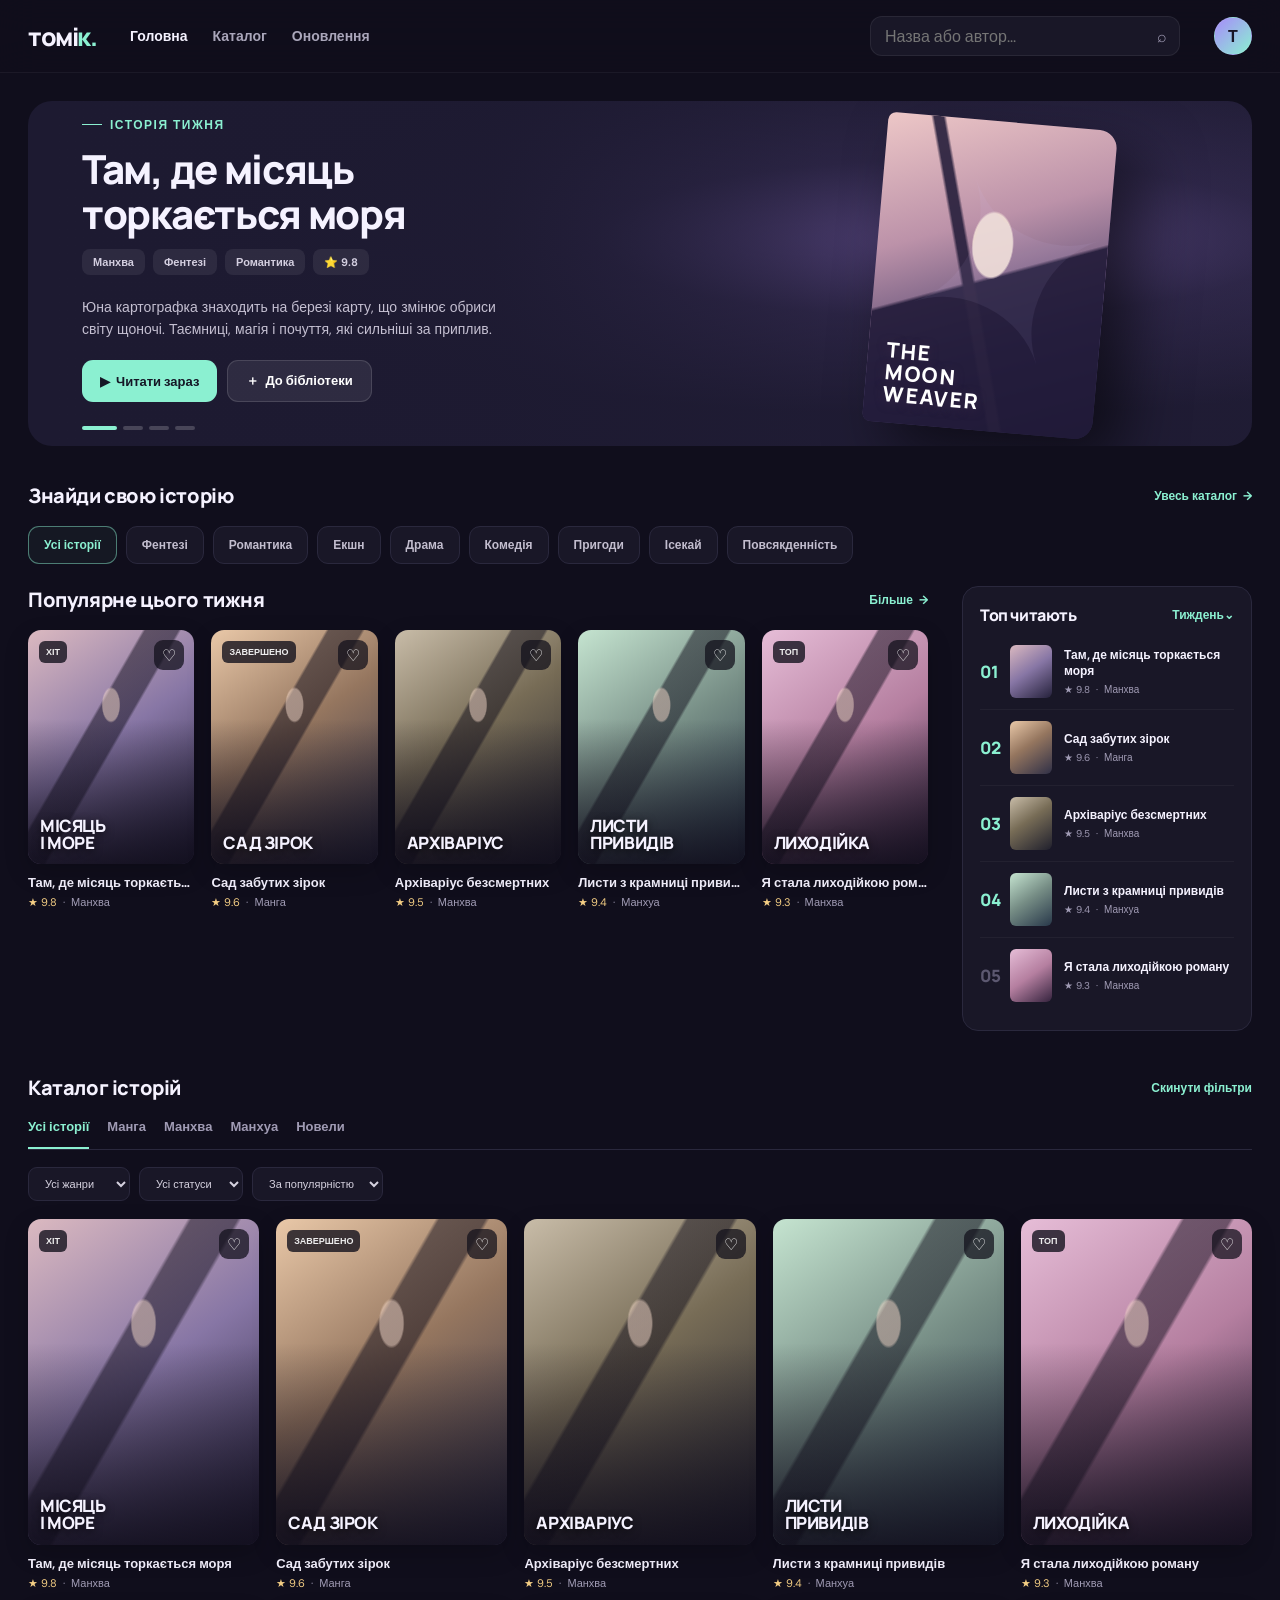
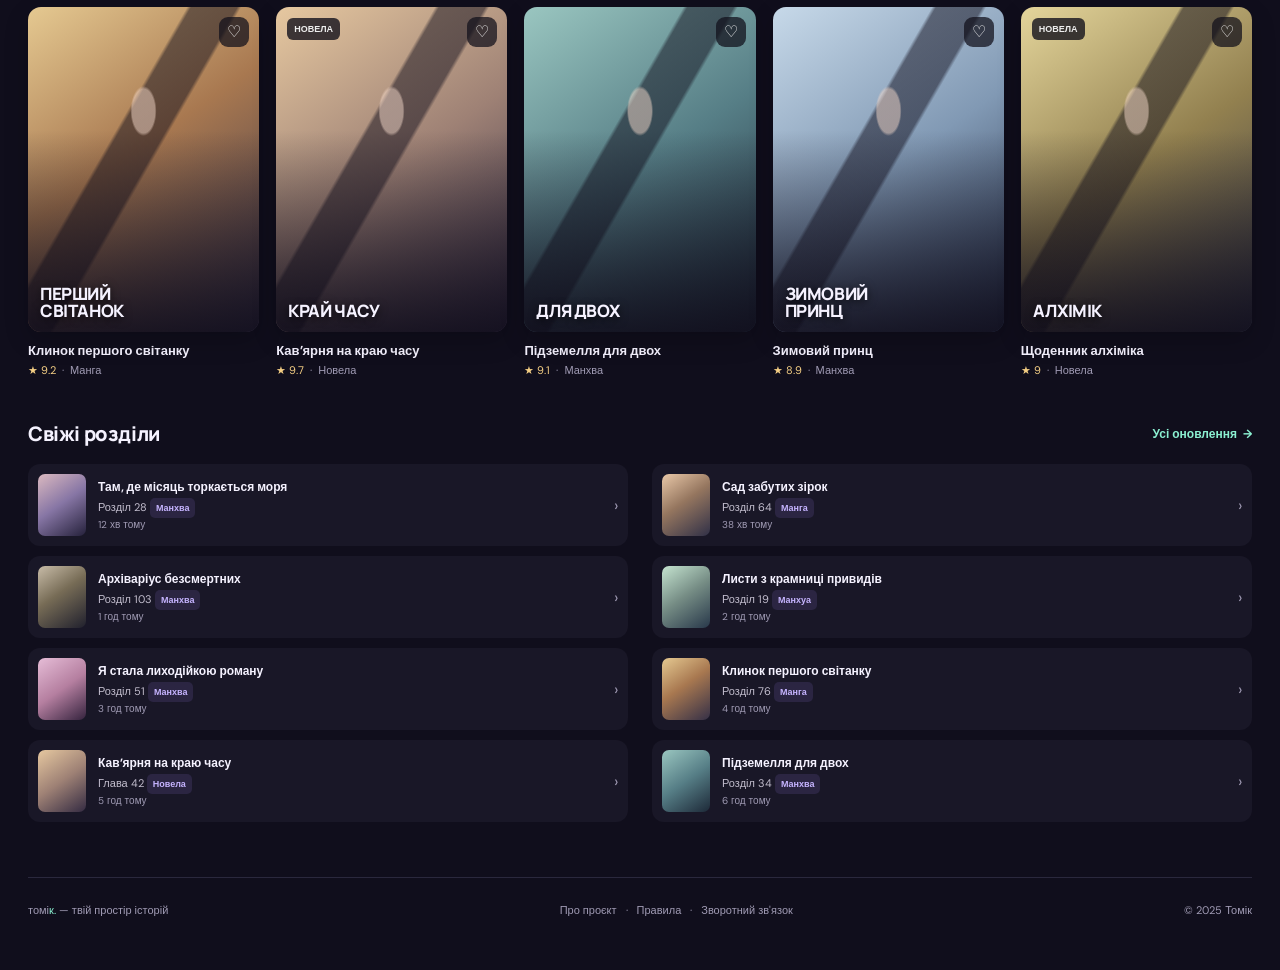
<file: index.html>
<!doctype html>
<html lang="uk">
<head>
<meta charset="utf-8"><meta name="viewport" content="width=device-width,initial-scale=1"><meta name="theme-color" content="#100e1c">
<title>Томік — манга, манхва та новели</title>
<link rel="stylesheet" href="site.css">
</head>
<body>
<header class="top"><nav class="nav"><a class="logo" href="#">томі<em>к.</em></a><div class="links"><a class="active" href="#home">Головна</a><a href="#catalog">Каталог</a><a href="#updates">Оновлення</a></div><label class="search"><input id="search" placeholder="Назва або автор..." autocomplete="off"><span>⌕</span></label><button class="avatar" title="Мій профіль">Т</button></nav></header>
<main class="wrap" id="home">
<section class="hero"><div class="hero-art"></div><div class="hero-copy"><div class="eyebrow"><i></i> Історія тижня</div><h1>Там, де місяць<br>торкається моря</h1><div class="pills"><span class="pill">Манхва</span><span class="pill">Фентезі</span><span class="pill">Романтика</span><span class="pill">⭐ 9.8</span></div><p>Юна картографка знаходить на березі карту, що змінює обриси світу щоночі. Таємниці, магія і почуття, які сильніші за приплив.</p><div class="actions"><button class="btn" onclick="openReader('Там, де місяць торкається моря')">▶&nbsp; Читати зараз</button><button class="btn secondary" onclick="toggleFavorite('Там, де місяць торкається моря')">＋&nbsp; До бібліотеки</button></div><div class="dots"><b></b><b></b><b></b><b></b></div></div></section>
<div class="section-head"><h2>Знайди свою історію</h2><a href="#catalog">Увесь каталог&nbsp; →</a></div><div class="genres" id="genres"></div>
<div class="shelves"><section><div class="section-head"><h2>Популярне цього тижня</h2><a href="#catalog">Більше&nbsp; →</a></div><div class="cards" id="featured"></div></section><aside class="rank-panel"><div class="section-head"><h2>Топ читають</h2><a href="#">Тиждень⌄</a></div><div id="ranking"></div></aside></div>
<section class="catalog" id="catalog"><div class="section-head"><h2>Каталог історій</h2><a href="#" onclick="clearFilters();return false">Скинути фільтри</a></div><div class="tabs"><button class="tab active" data-type="Усі">Усі історії</button><button class="tab" data-type="Манга">Манга</button><button class="tab" data-type="Манхва">Манхва</button><button class="tab" data-type="Манхуа">Манхуа</button><button class="tab" data-type="Новела">Новели</button></div><div class="filters"><select id="genreFilter"><option value="Усі жанри">Усі жанри</option><option>Фентезі</option><option>Романтика</option><option>Екшн</option><option>Драма</option><option>Комедія</option><option>Пригоди</option></select><select id="statusFilter"><option value="Усі статуси">Усі статуси</option><option>Виходить</option><option>Завершено</option><option>Анонс</option></select><select id="sortFilter"><option value="Популярністю">За популярністю</option><option>За рейтингом</option><option>За назвою</option></select></div><div class="cards" id="catalogCards"></div></section>
<section class="catalog" id="updates"><div class="section-head"><h2>Свіжі розділи</h2><a href="#">Усі оновлення&nbsp; →</a></div><div class="updates" id="updatesList"></div></section>
<footer class="footer"><span>томі<em style="color:var(--mint);font-style:normal">к.</em> — твій простір історій</span><span>Про проєкт &nbsp; · &nbsp; Правила &nbsp; · &nbsp; Зворотний зв'язок</span><span>© 2025 Томік</span></footer>
</main>
<div class="overlay" id="reader"><div class="reader"><div class="reader-top"><button onclick="closeReader()">← Назад</button><strong id="readerTitle">Назва історії</strong><button onclick="toggleFavorite(document.getElementById('readerTitle').textContent)">♡ Зберегти</button></div><div class="reader-body"><div class="fake-page" id="fakePage"></div><p style="color:var(--muted)">Це демо читалки. Тут з'являтимуться сторінки розділу.</p></div><div class="reader-controls"><button class="btn secondary" onclick="toast('Ви вже на початку розділу')">← Попередній</button><select><option>Розділ 1</option><option>Розділ 2</option><option>Розділ 3</option></select><button class="btn" onclick="toast('Наступний розділ завантажено')">Наступний →</button></div></div></div><div class="toast" id="toast"></div>
<script src="data.js"></script><script src="app.js"></script>
</body></html>
</file>
<file: site.css>
@import url('https://fonts.googleapis.com/css2?family=DM+Sans:wght@400;500;600;700;800&family=Manrope:wght@400;500;600;700;800&display=swap');
:root{--bg:#100e1c;--panel:#191727;--panel2:#201e30;--line:#2a283d;--text:#f5f2ff;--muted:#a09bb4;--mint:#8bf0d1;--violet:#a78bfa;--pink:#f2a9d4;--radius:18px}*{box-sizing:border-box}body{margin:0;background:var(--bg);color:var(--text);font-family:'DM Sans',sans-serif}button,input{font:inherit}button{cursor:pointer;color:inherit}.top{position:sticky;top:0;z-index:10;background:#100e1ceF;backdrop-filter:blur(18px);border-bottom:1px solid #ffffff0d}.nav{height:72px;max-width:1280px;padding:0 28px;margin:auto;display:flex;align-items:center;gap:34px}.logo{font-family:Manrope,sans-serif;font-size:25px;letter-spacing:-1.5px;font-weight:800;text-decoration:none;color:var(--text);white-space:nowrap}.logo em{color:var(--mint);font-style:normal}.links{display:flex;gap:25px}.links a{color:#aaa6ba;text-decoration:none;font-size:14px;font-weight:600}.links a.active,.links a:hover{color:var(--text)}.search{margin-left:auto;position:relative;width:min(310px,32vw)}.search input{width:100%;height:40px;border:1px solid #ffffff12;background:var(--panel);border-radius:12px;padding:0 40px 0 14px;color:var(--text);outline:none}.search input:focus{border-color:#8bf0d177}.search span{position:absolute;right:13px;top:10px;color:var(--muted)}.avatar{width:38px;height:38px;border-radius:50%;border:1px solid #ffffff18;background:linear-gradient(135deg,#a78bfa,#8bf0d1);color:#181526;font-weight:800}.wrap{max-width:1280px;margin:auto;padding:28px}.hero{height:345px;border-radius:24px;overflow:hidden;position:relative;background:linear-gradient(90deg,#1d1a31 1%,#1d1a31ee 38%,#1d1a3180 65%,#1d1a3160),radial-gradient(ellipse at 75% 40%,#765da8 0,#382e56 27%,#211d36 60%);display:flex;align-items:center;padding:48px 54px;margin-bottom:36px}.hero:after{content:'✦';position:absolute;font-size:260px;color:#d7c6ff12;right:11%;top:2%;transform:rotate(-18deg)}.hero-art{position:absolute;right:12%;height:310px;width:230px;top:20px;transform:rotate(5deg);border-radius:8px 18px 18px 8px;background:linear-gradient(160deg,#edc7c7 0%,#bc92a9 35%,#4c416d 70%,#211c3b 100%);box-shadow:28px 24px 60px #0008;overflow:hidden}.hero-art:before{content:'';position:absolute;inset:0;background:radial-gradient(ellipse at 50% 40%,#f2e1d7 0 12%,transparent 13%),linear-gradient(75deg,transparent 40%,#261e3b 41% 44%,transparent 45%),linear-gradient(160deg,transparent 50%,#211a38 51%);opacity:.9}.hero-art:after{content:'THE\A MOON\A WEAVER';white-space:pre;position:absolute;bottom:18px;left:18px;font:800 21px/1.05 Manrope;letter-spacing:2px;color:#fff;text-shadow:0 2px 10px #342544}.hero-copy{position:relative;z-index:1;max-width:490px}.eyebrow{display:flex;align-items:center;gap:8px;color:var(--mint);font-size:12px;font-weight:800;letter-spacing:1.5px;text-transform:uppercase}.eyebrow i{display:block;width:20px;height:1px;background:var(--mint)}h1{font:800 40px/1.14 Manrope;margin:13px 0 12px;letter-spacing:-1.3px}.hero-copy p{color:#c4bfd1;line-height:1.6;font-size:14px;max-width:430px;margin:0 0 20px}.pills{display:flex;gap:8px;margin-bottom:21px}.pill{padding:6px 11px;border-radius:8px;background:#ffffff12;color:#d4cfe0;font-size:11px;font-weight:700}.actions{display:flex;gap:10px}.btn{height:42px;border:0;border-radius:11px;padding:0 18px;font-weight:800;font-size:13px;background:var(--mint);color:#151726}.btn.secondary{background:#ffffff14;color:white;border:1px solid #ffffff20}.dots{display:flex;gap:6px;margin-top:24px}.dots b{height:4px;width:20px;background:#ffffff30;border-radius:4px}.dots b:first-child{background:var(--mint);width:35px}.section-head{display:flex;align-items:center;justify-content:space-between;margin:0 0 17px}.section-head h2{font:800 20px Manrope;margin:0;letter-spacing:-.4px}.section-head a{color:var(--mint);font-size:12px;font-weight:700;text-decoration:none}.genres{display:flex;gap:9px;overflow:auto;padding-bottom:22px}.genre{background:var(--panel);border:1px solid var(--line);border-radius:11px;padding:10px 15px;white-space:nowrap;color:#c2bdce;font-weight:700;font-size:12px}.genre:hover,.genre.selected{border-color:#8bf0d177;color:var(--mint);background:#8bf0d10b}.shelves{display:grid;grid-template-columns:1fr 290px;gap:34px}.cards{display:grid;grid-template-columns:repeat(5,minmax(0,1fr));gap:17px}.card{min-width:0;cursor:pointer}.cover{aspect-ratio:0.71;border-radius:13px;position:relative;overflow:hidden;background:var(--cover);box-shadow:0 9px 25px #0003;transition:transform .2s}.card:hover .cover{transform:translateY(-4px)}.cover:before{content:'';position:absolute;inset:0;background:radial-gradient(ellipse at 50% 32%,#f3d8c980 0 7%,transparent 8%),linear-gradient(120deg,transparent 38%,#100d1b80 39% 50%,transparent 51%),linear-gradient(0deg,#100d1bda,transparent 62%)}.cover:after{content:attr(data-title);white-space:pre-line;position:absolute;left:12px;bottom:13px;right:10px;font:800 17px/1.02 Manrope;letter-spacing:-.4px;text-shadow:0 2px 9px #000b}.cover small{position:absolute;left:11px;top:11px;background:#11101bc9;border-radius:6px;padding:5px 7px;color:#eee;font-size:9px;font-weight:800;z-index:1}.bookmark{position:absolute;right:10px;top:10px;z-index:2;width:30px;height:30px;border:0;border-radius:9px;background:#11101bba;color:#fff}.bookmark.saved{color:var(--mint)}.card-title{margin:10px 0 4px;font-size:13px;font-weight:700;white-space:nowrap;overflow:hidden;text-overflow:ellipsis}.card-meta{font-size:11px;color:var(--muted)}.rating{color:#f4ce84}.rank-panel{background:var(--panel);border:1px solid var(--line);border-radius:16px;padding:17px;height:max-content}.rank-panel .section-head{margin-bottom:8px}.rank-panel h2{font-size:16px}.rank-row{display:flex;align-items:center;gap:12px;padding:11px 0;border-bottom:1px solid #ffffff0b;cursor:pointer}.rank-row:last-child{border:0}.rank-num{font:800 17px Manrope;color:#5c5870;width:18px}.rank-row:nth-child(-n+4) .rank-num{color:var(--mint)}.rank-cover{width:42px;height:53px;flex:none;border-radius:6px;background:var(--cover)}.rank-name{font-size:12px;font-weight:700;margin-bottom:4px}.rank-sub{font-size:10px;color:var(--muted)}.catalog{margin-top:43px}.tabs{display:flex;gap:18px;border-bottom:1px solid var(--line);margin-bottom:17px}.tab{padding:0 0 12px;background:none;border:0;color:var(--muted);font-weight:700;font-size:13px;border-bottom:2px solid transparent}.tab.active{color:var(--mint);border-color:var(--mint)}.filters{display:flex;gap:9px;margin-bottom:18px;flex-wrap:wrap}.filters select{border:1px solid var(--line);background:var(--panel);color:#d5d1df;border-radius:9px;padding:9px 12px;font-size:11px;outline:none}.updates{display:grid;grid-template-columns:repeat(2,minmax(0,1fr));gap:10px 24px}.update{display:flex;gap:12px;align-items:center;padding:10px;border-radius:12px;background:var(--panel);cursor:pointer}.update:hover{background:var(--panel2)}.update-cover{height:62px;width:48px;flex:none;border-radius:7px;background:var(--cover)}.update-info{min-width:0;flex:1}.update-title{font-weight:700;font-size:12px;white-space:nowrap;overflow:hidden;text-overflow:ellipsis}.update-ch{font-size:11px;color:#c3bece;margin-top:5px}.update-time{font-size:10px;color:var(--muted);margin-top:4px}.kind{font-size:9px;padding:4px 6px;border-radius:5px;background:#a78bfa20;color:#c6b4ff;font-weight:800}.empty{padding:28px;color:var(--muted);grid-column:1/-1;text-align:center}.footer{border-top:1px solid var(--line);margin-top:55px;padding:25px 0;color:var(--muted);font-size:11px;display:flex;justify-content:space-between}.overlay{position:fixed;inset:0;z-index:30;background:#080711eF;display:none;overflow:auto;padding:24px}.overlay.show{display:block}.reader{max-width:980px;margin:auto}.reader-top{height:58px;display:flex;align-items:center;gap:14px}.reader-top button{background:var(--panel);border:1px solid var(--line);border-radius:9px;padding:9px 12px}.reader-top strong{flex:1}.reader-body{max-width:720px;margin:20px auto;text-align:center}.reader-body img{max-width:100%;height:auto;border-radius:4px}.fake-page{height:970px;max-width:680px;margin:0 auto;background:linear-gradient(160deg,#ddd0c7,#9f8d9c 32%,#443f5a 60%,#211d30);position:relative;overflow:hidden;border-radius:4px}.fake-page:before{content:'✦';font-size:170px;position:absolute;top:16%;left:36%;color:#f4e3da}.fake-page:after{content:'THE MOON WEAVER  •  CHAPTER 01';position:absolute;bottom:32px;left:0;right:0;color:white;font:700 20px Manrope;letter-spacing:3px}.reader-controls{position:sticky;bottom:0;background:#191727ed;border:1px solid var(--line);border-radius:13px;padding:12px;display:flex;justify-content:center;gap:12px;align-items:center}.reader-controls select{padding:9px;background:#242237;color:white;border:0;border-radius:8px}.toast{position:fixed;bottom:25px;left:50%;transform:translate(-50%,20px);opacity:0;background:var(--mint);color:#171526;padding:11px 18px;border-radius:10px;font-weight:800;font-size:12px;transition:.2s;z-index:50}.toast.show{opacity:1;transform:translate(-50%,0)}
@media(max-width:1000px){.shelves{grid-template-columns:1fr}.rank-panel{display:none}.cards{grid-template-columns:repeat(5,minmax(110px,1fr));overflow:auto}.hero-art{right:7%}}@media(max-width:700px){.nav{height:62px;padding:0 16px;gap:14px}.links{display:none}.search{width:auto;flex:1}.avatar{display:none}.wrap{padding:18px 16px}.hero{height:390px;padding:25px;align-items:flex-start}.hero-copy{margin-top:10px}.hero-art{height:240px;width:175px;right:7%;top:140px;opacity:.58}.hero:after{right:2%;top:25%}h1{font-size:32px;max-width:320px}.hero-copy p{font-size:12px;max-width:350px}.pills{margin-bottom:16px}.cards{grid-template-columns:repeat(2,minmax(0,1fr));overflow:visible}.cover{aspect-ratio:.78}.cards .card:nth-child(n+5){display:none}.updates{grid-template-columns:1fr}.section-head h2{font-size:18px}.footer{display:block;line-height:2}.tabs{gap:14px;overflow:auto}.tab{white-space:nowrap}.overlay{padding:12px}.fake-page{height:75vh}}
</file>
